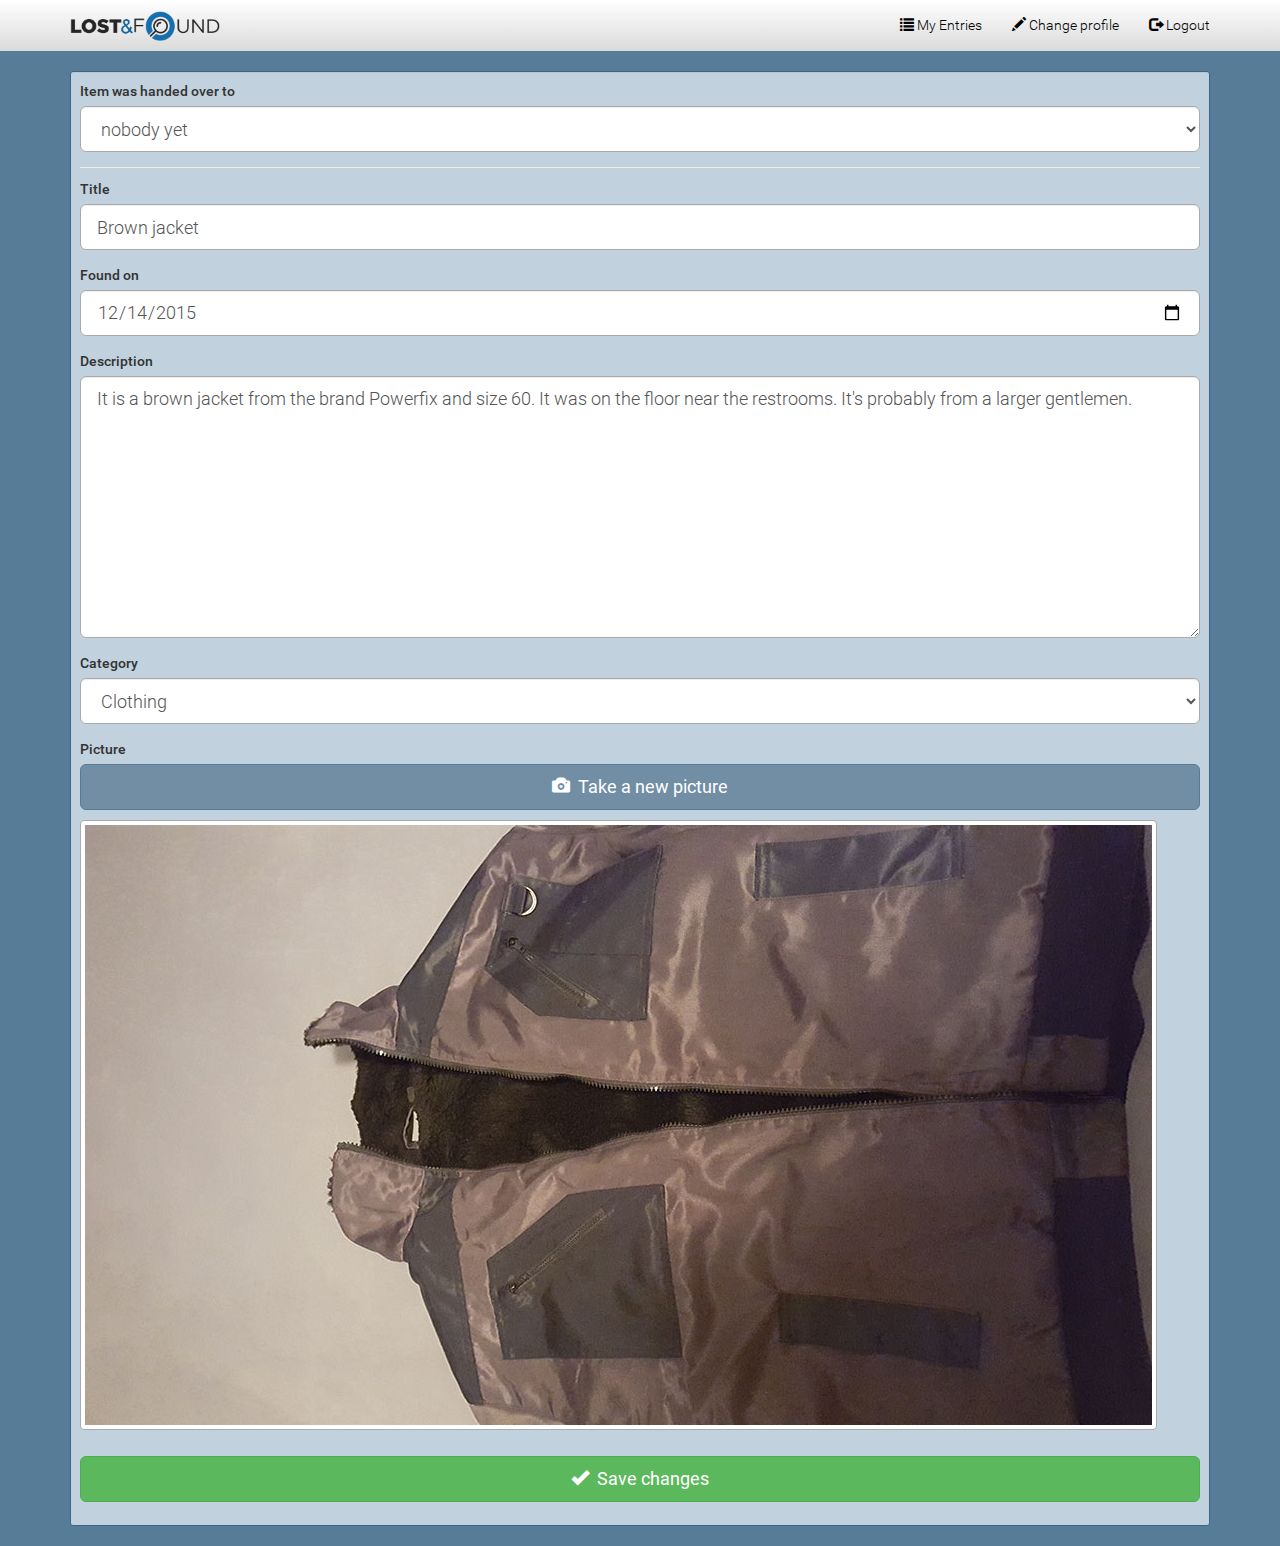
<file: edit_item.html>
<html lang="en">

<head>
    <meta charset="utf-8">
    <meta http-equiv="X-UA-Compatible" content="IE=edge">
    <meta name="viewport" content="width=device-width, initial-scale=1, maximum-scale=1, user-scalable=no">

    <title>LostAndFound</title>

    <!-- Custom styles -->
    <link href="./css/bootstrap.min.css" rel="stylesheet">
    <link href="./css/LostAndFound.css" rel="stylesheet">
</head>

<body>

    <!-- Header-->
    <div class="header">
        <nav class="navbar navbar-default navbar-fixed-top" role="navigation">
            <div id="divContainer" class="container">
                <div class="navbar-header">
                    <button type="button" class="navbar-toggle collapsed" data-toggle="collapse" data-target="#navbarContent">
                        <span class="sr-only">Toggle navigation</span>
                        <span class="icon-bar"></span>
                        <span class="icon-bar"></span>
                        <span class="icon-bar"></span>
                    </button>
                    <a class="navbar-brand navbar-left" href="./index.html">
						<img src="img/logo.png" class="logo">
					</a>
                </div>
                <div id="navbarContent" class="collapse navbar-collapse">
                    <ul class="nav navbar-nav navbar-right">
						<li class="active"><a href="my_entries.html"><span class="glyphicon glyphicon-list"></span> My Entries</a></li>
                        <li class="active"><a href="Profile.html"><span class="glyphicon glyphicon-pencil"></span> Change profile</a></li>
                        <li class="active"><a href="login.html"><span class="glyphicon glyphicon-log-out"></span> Logout</a></li>
                    </ul>
                </div>
            </div>
        </nav>
    </div>

    <div class="container">
        <!-- Content -->
        <div class="content well well-sm">
            <form role="form">
				<div class="form-group ">
                    <label for="handedover">Item was handed over to</label>
                    <select class="form-control input-lg" id="handedover">
                        <option selected>nobody yet</option>
                        <option>Frank Fass (frankf@gmail.com)</option>
                        <option>Nora Fraberger (nora72@hotmail.com)</option>
                    </select>
                </div>
				<hr class="hr-or">
                <div class="form-group top_buffer">
                    <label for="title">Title</label>
                    <input type="text" class="form-control input-lg" id="title" value="Brown jacket">
                </div>
                <div class="form-group">
                    <label for="title">Found on</label>
                    <input type="date" class="form-control input-lg input-lg" id="date" value="2015-12-14">
                </div>
                <div class="form-group">
                    <label for="description">Description</label>
                    <textarea class="form-control input-lg" rows="10" id="description">It is a brown jacket from the brand Powerfix and size 60. It was on the floor near the restrooms. It's probably from a larger gentlemen.</textarea>
                </div>
                <div class="form-group">
                    <label for="category">Category</label>
                    <select class="form-control input-lg" id="category">
                        <option>Others</option>
                        <option>Phones</option>
                        <option selected>Clothing</option>
                        <option>Accessories</option>
                    </select>
                </div>
                <div class="form-group">
                    <label for="picture">Picture</label></br>
					<button type="button" class="btn btn-primary btn-block btn-lg"><span class="glyphicon glyphicon-camera"></span>&nbsp;&nbsp;Take a new picture</button>
                    <img class="img-responsive img-thumbnail top_buffer" id="picture" src="thumbs/found_jacket.jpg">
                </div>
				<div class="from-group row">
					<div class="col-xs-12">
						
					</div>
				</div>
					<div class="from-group top_buffer">
						<a href="my_entries.html" class="btn btn-success btn-block btn-lg"><span class="glyphicon glyphicon-ok"></span>&nbsp;&nbsp;Save changes</a>
					</div>
				</div>
            </form>
        </div>
    </div>

    <!-- Bootstrap -->
    <script src="https://ajax.googleapis.com/ajax/libs/jquery/1.11.3/jquery.min.js"></script>
    <script src="js/bootstrap.min.js"></script>
</body>

</html>
</file>
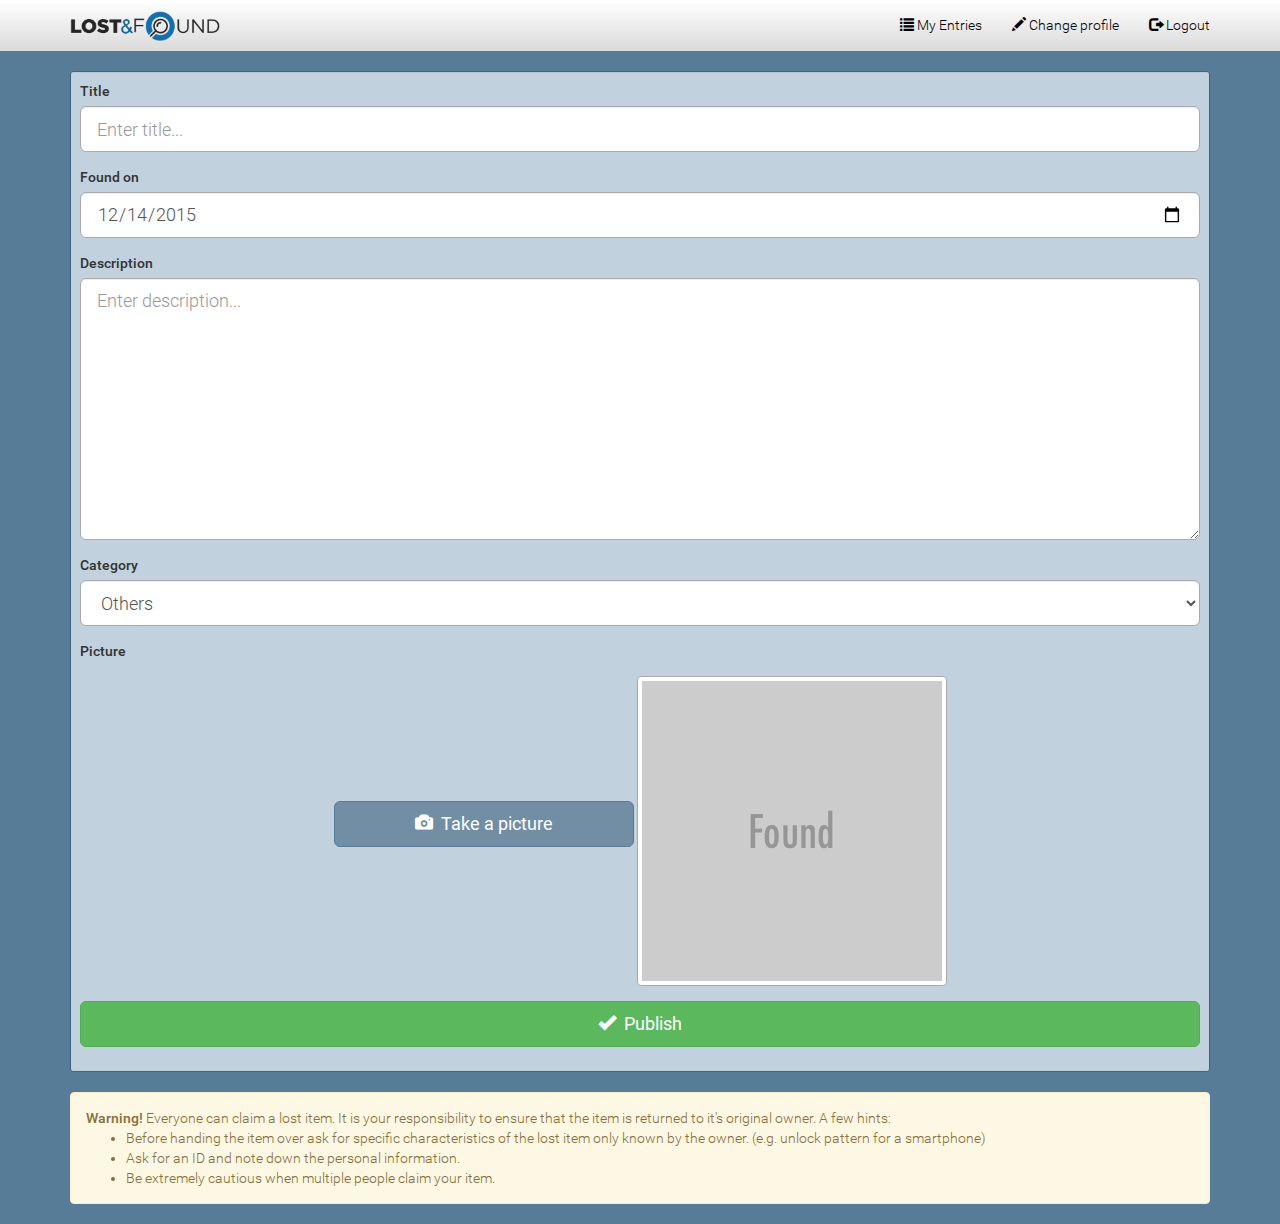
<file: found.html>
<html lang="en">

<head>
    <meta charset="utf-8">
    <meta http-equiv="X-UA-Compatible" content="IE=edge">
    <meta name="viewport" content="width=device-width, initial-scale=1, maximum-scale=1, user-scalable=no">

    <title>LostAndFound</title>

    <!-- Custom styles -->
    <link href="./css/bootstrap.min.css" rel="stylesheet">
    <link href="./css/LostAndFound.css" rel="stylesheet">
</head>

<body>

    <!-- Header-->
    <div class="header">
        <nav class="navbar navbar-default navbar-fixed-top" role="navigation">
            <div id="divContainer" class="container">
                <div class="navbar-header">
                    <button type="button" class="navbar-toggle collapsed" data-toggle="collapse" data-target="#navbarContent">
                        <span class="sr-only">Toggle navigation</span>
                        <span class="icon-bar"></span>
                        <span class="icon-bar"></span>
                        <span class="icon-bar"></span>
                    </button>
                    <a class="navbar-brand navbar-left" href="./index.html">
						<img src="img/logo.png" class="logo">
					</a>
                </div>
                <div id="navbarContent" class="collapse navbar-collapse">
                    <ul class="nav navbar-nav navbar-right">
						<li class="active"><a href="my_entries.html"><span class="glyphicon glyphicon-list"></span> My Entries</a></li>
                        <li class="active"><a href="Profile.html"><span class="glyphicon glyphicon-pencil"></span> Change profile</a></li>
                        <li class="active"><a href="login.html"><span class="glyphicon glyphicon-log-out"></span> Logout</a></li>
                    </ul>
                </div>
            </div>
        </nav>
    </div>

    <div class="container">
        <!-- Content -->
        <div class="content well well-sm">
            <form role="form">
                <div class="form-group">
                    <label for="title">Title</label>
                    <input onfocus="this.value = 'Brown jacket'" type="text" class="form-control input-lg" id="title" placeholder="Enter title...">
                </div>
                <div class="form-group">
                    <label for="title">Found on</label>
                    <input type="date" class="form-control input-lg" id="date" value="2015-12-14">
                </div>
                <div class="form-group">
                    <label for="description">Description</label>
                    <textarea onfocus="this.value='It is a brown jacket from the brand Powerfix and size 60. It was on the floor near the restrooms. It\'s probably from a larger gentlemen.'" class="form-control input-lg" rows="10" id="description" placeholder="Enter description..."></textarea>
                </div>
                <div class="form-group">
                    <label for="category">Category</label>
                    <select class="form-control input-lg" id="category">
                        <option>Others</option>
                        <option>Phones</option>
                        <option>Clothing</option>
                        <option>Accessories</option>
                    </select>
                </div>
				<div class="from-group">
					
				</div>
                <div class="form-group">
                    <label for="picture">Picture</label></br>
					<div align="center">
						<div style="display: inline-block; width:300px;">
							<button type="button" onclick="$('#picture')[0].src = 'thumbs/found_jacket.jpg'" class="btn btn-primary btn-lg btn-block"> <span class="glyphicon glyphicon-camera"></span>&nbsp;&nbsp;Take a picture</button>
						</div>
						<img class="img-responsive img-thumbnail top_buffer" id="picture" src="thumbs/found_placeholder.png" style="">
					</div>
                </div>
				<div class="form-group">
					<a href="my_entries.html" class="btn btn-success btn-block btn-lg"><span class="glyphicon glyphicon-ok"></span>&nbsp;&nbsp;Publish</a>
				</div>
            </form>
        </div>
		
		<div class="alert alert-warning">
			<strong>Warning!</strong> Everyone can claim a lost item. It is your responsibility to ensure that the item is returned to it's original owner. A few hints:
			<ul>
				<li>Before handing the item over ask for specific characteristics of the lost item only known by the owner. (e.g. unlock pattern for a smartphone)</li>
				<li>Ask for an ID and note down the personal information.</li>
				<li>Be extremely cautious when multiple people claim your item.</li>
			</ul>
			
		</div>
    </div>

    <!-- Bootstrap -->
    <script src="https://ajax.googleapis.com/ajax/libs/jquery/1.11.3/jquery.min.js"></script>
    <script src="js/bootstrap.min.js"></script>
</body>

</html>
</file>
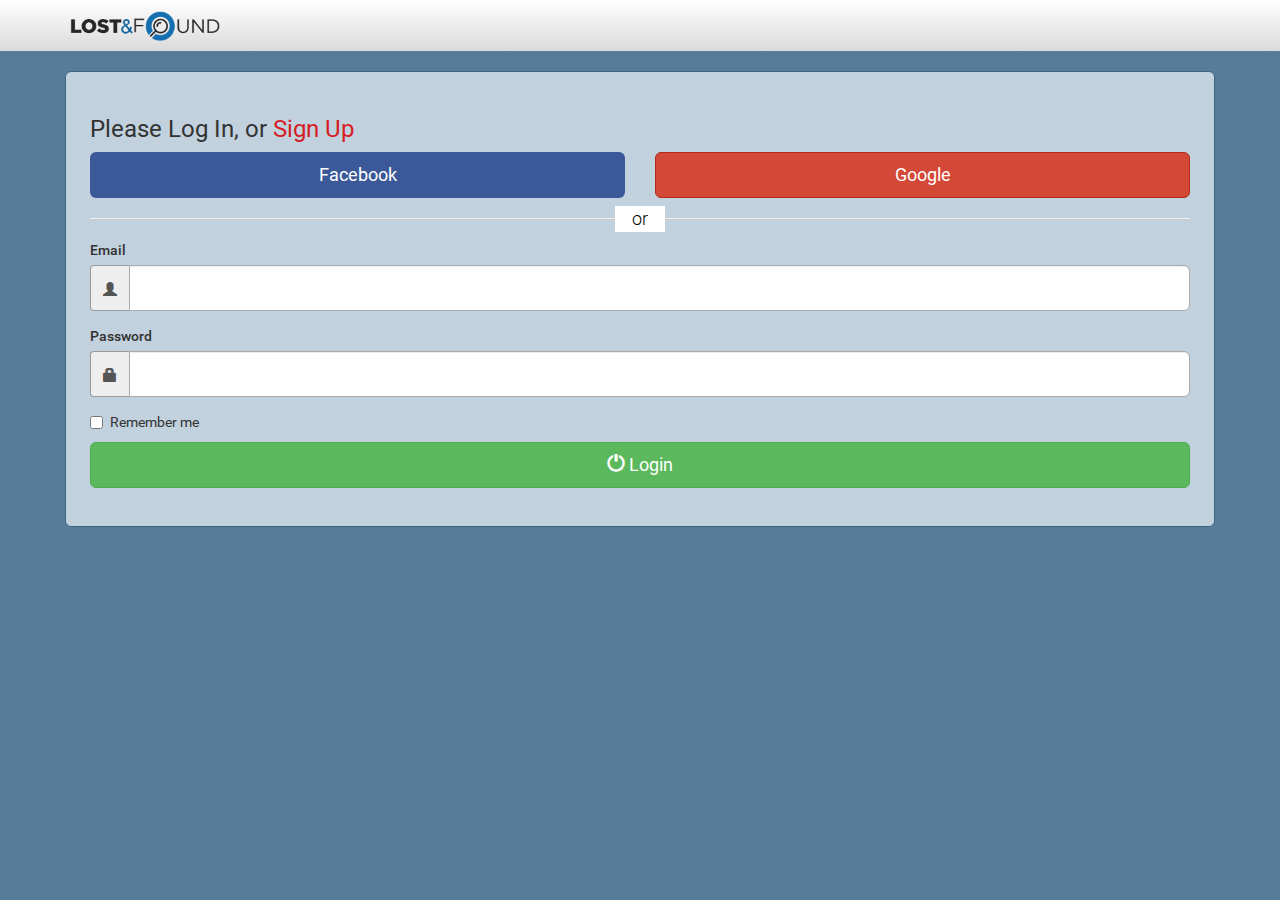
<file: login.html>
<html lang="en">

<head>
    <meta charset="utf-8">
    <meta http-equiv="X-UA-Compatible" content="IE=edge">
    <meta name="viewport" content="width=device-width, initial-scale=1, maximum-scale=1, user-scalable=no">

    <title>LostAndFound</title>

    <!-- Custom styles -->
    <link href="./css/bootstrap.min.css" rel="stylesheet">
    <link href="./css/LostAndFound.css" rel="stylesheet">
</head>

<body>
    <nav class="navbar navbar-default navbar-fixed-top" role="navigation">
        <div id="divContainer" class="container">
            <div class="navbar-header">
                <a class="navbar-brand navbar-left" href="./index.html">
                    <img src="img/logo.png" style="height: 30px; position: relative; bottom: 4px">
                </a>
            </div>
        </div>
    </nav>
    <div id="content" class="container">
        <div class="well-lg">
            <h3>Please Log In, or <a href="./registration.html">Sign Up</a></h3>
            <div class="row">
                <div class="col-xs-6 col-sm-6 col-md-6">
                    <a href="./index.html" class="btn btn-lg btn-facebook btn-block facebook-background"> Facebook </a>
                </div>
                <div class="col-xs-6 col-sm-6 col-md-6">
                    <a href="./index.html" class="btn btn-lg btn-google btn-block google-background">Google</a>
                </div>
            </div>
            <div class="login-or">
                <hr class="hr-or">
                <span class="span-or">or</span>
            </div>

            <form role="form">
                <div class="form-group">
                    <label for="loginemail">Email</label>
                    <div class="input-group">
                        <span class="input-group-addon">
							<i class="glyphicon glyphicon-user"></i>
						</span>
                        <input id="loginemail" type="email" class="form-control input-lg" name="email">
                    </div>
                </div>
                <div class="form-group">
                    <label for="loginpassword">Password</label>
                    <div class="input-group">
                        <span class="input-group-addon">
							<i class="glyphicon glyphicon-lock"></i>
						</span>
                        <input id="loginpassword" type="password" class="form-control input-lg" name="password">
                    </div>
                </div>
				<div id="remember" class="checkbox">
                    <label>
                        <input type="checkbox" value="remember-me"> Remember me
                    </label>
                </div>
                <a href="./index.html" class="btn btn-lg btn-success btn-block btn-signin">
                    <span class="glyphicon glyphicon-off"></span> Login</a>
            </form>
        </div>
    </div>
    <!-- Bootstrap -->
    <script src="https://ajax.googleapis.com/ajax/libs/jquery/1.11.3/jquery.min.js"></script>
    <script src="js/bootstrap.min.js"></script>
</body>

</html>
</file>
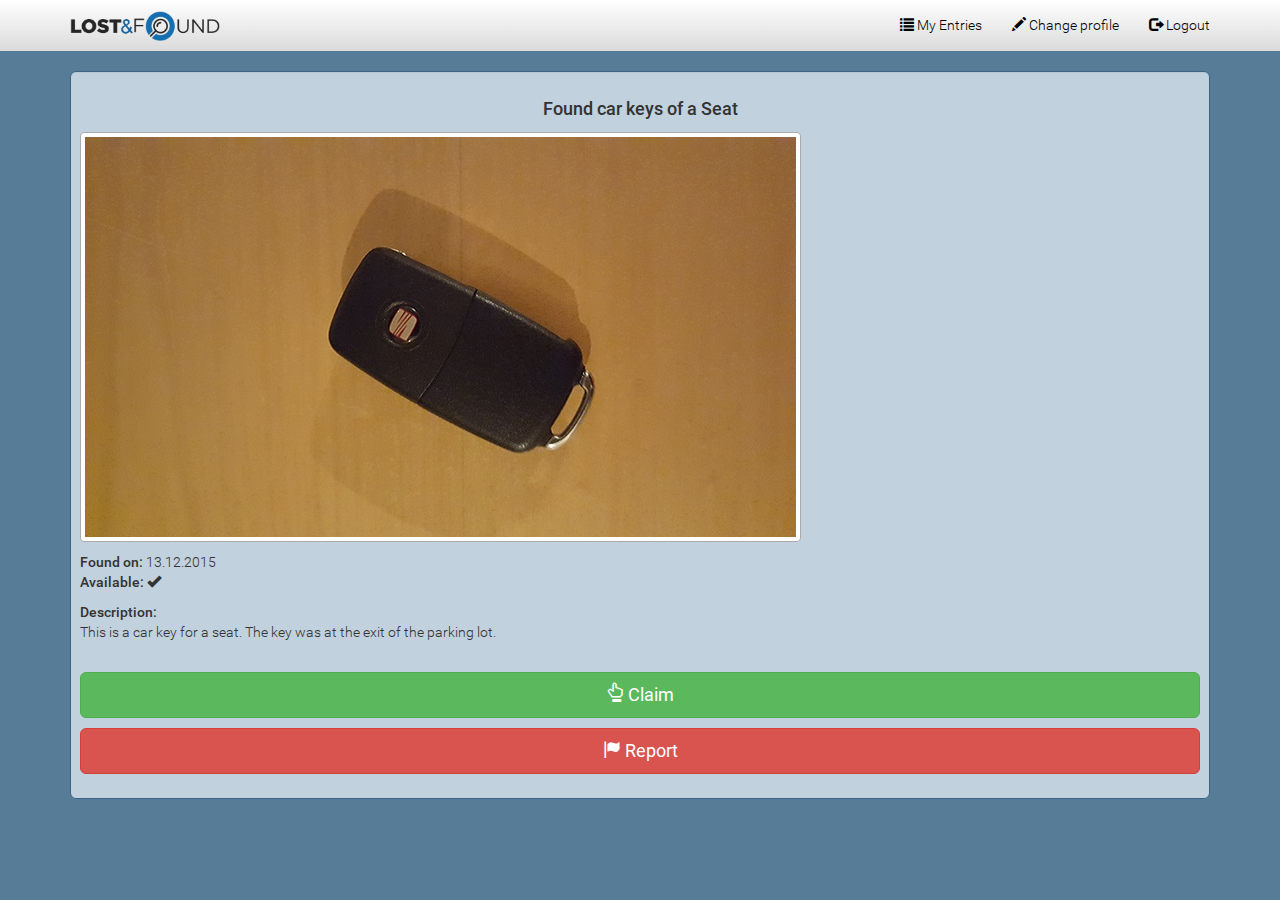
<file: lost_item.html>
<html lang="en">

<head>
    <meta charset="utf-8">
    <meta http-equiv="X-UA-Compatible" content="IE=edge">
    <meta name="viewport" content="width=device-width, initial-scale=1, maximum-scale=1, user-scalable=no">

    <title>LostAndFound</title>

    <!-- Custom styles -->
    <link href="./css/bootstrap.min.css" rel="stylesheet">
    <link href="./css/LostAndFound.css" rel="stylesheet">
</head>

<body>

    <!-- Header-->
    <div class="header">
        <nav class="navbar navbar-default navbar-fixed-top" role="navigation">
            <div id="divContainer" class="container">
                <div class="navbar-header">
                    <button type="button" class="navbar-toggle collapsed" data-toggle="collapse" data-target="#navbarContent">
                        <span class="sr-only">Toggle navigation</span>
                        <span class="icon-bar"></span>
                        <span class="icon-bar"></span>
                        <span class="icon-bar"></span>
                    </button>
                    <a class="navbar-brand navbar-left" href="./index.html">
                        <img src="img/logo.png" class="logo">
                    </a>
                </div>
                <div id="navbarContent" class="collapse navbar-collapse">
                    <ul class="nav navbar-nav navbar-right">
						<li class="active"><a href="my_entries.html"><span class="glyphicon glyphicon-list"></span> My Entries</a></li>
                        <li class="active"><a href="Profile.html"><span class="glyphicon glyphicon-pencil"></span> Change profile</a></li>
                        <li class="active"><a href="login.html"><span class="glyphicon glyphicon-log-out"></span> Logout</a></li>
                    </ul>
                </div>
            </div>
        </nav>
    </div>

    <div class="container">
        <!-- Content -->
        <div class="content well well-lg">
            <div class="row">
                <p class="report_title text-center">Found car keys of a Seat</p>
            </div>
            <div class="row">
                <img class="img-responsive img-thumbnail" src="thumbs/found_carkeys.jpg">
            </div>
            <div class="row top_buffer">
                <span><strong>Found on:</strong> 13.12.2015</span><br/>
                <strong>Available: </strong><span class="glyphicon glyphicon-ok"></span>
            </div>
            <div class="row top_buffer">
                <span><strong>Description:</strong></span>
                <p>This is a car key for a seat. The key was at the exit of the parking lot.</p>
            </div>
            <div class="row top_buffer">
                <button type="button" class="btn btn-success btn-lg btn-block top_buffer" data-toggle="modal" data-target="#claimModal">
					<span class="glyphicon glyphicon-hand-up"></span>
					Claim
				</button>
			</div>
            <div class="row">
				<button type="button" class="btn btn-danger btn-lg btn-block top_buffer" data-toggle="modal" data-target="#reportModal">
                        <span class="glyphicon glyphicon-flag"></span> Report
				</button>
			</div>
		</div>

            <!-- Modal for claiming an item -->
            <div id="claimModal" class="modal fade" role="dialog">
                <div class="modal-dialog">

                    <!-- Modal content-->
                    <div class="modal-content">
                        <div class="modal-header">
                            <button type="button" class="close" data-dismiss="modal">&times;</button>
                            <h4 class="modal-title">Item claimed</h4>
                        </div>
                        <div class="modal-body">
                            <p>Congratulations! Your contact data was sent to the finder. He will contact you soon!</p>
                        </div>
                        <div class="modal-footer">
                            <a href="index.html" class="btn btn-primary btn-block btn-lg">Close</a>
                        </div>
                    </div>

                </div>
            </div>

            <!-- Modal for reporting this entry -->
            <div id="reportModal" class="modal fade" role="dialog">
                <div class="modal-dialog">

                    <!-- Modal content-->
                    <div class="modal-content">
                        <div class="modal-header">
                            <button type="button" class="close" data-dismiss="modal">&times;</button>
                            <h4 class="modal-title">Report</h4>
                        </div>
                        <div class="modal-body">
                            <form role="form">
                                <div class="form-group">
                                    <label for="usrname">Reason: </label>
                                    <div class="radio">
                                        <label><input type="radio" name="optradio">This was my lost item</label>
                                    </div>
                                    <div class="radio">
                                        <label><input type="radio" name="optradio">Inappropiate content</label>
                                    </div>
                                    <div class="radio">
                                        <label><input type="radio" name="optradio">Spam</label>
                                    </div>
                                </div>
                            </form>
                        </div>
                        <div class="modal-footer">
                           <button type="submit" class="btn btn-primary btn-block btn-lg" data-dismiss="modal">
                               <span class="glyphicon glyphicon-send"></span> Send</button>
                        </div>
                    </div>

                </div>
            </div>
        </div>
    </div>

    <!-- Bootstrap -->
    <script src="https://ajax.googleapis.com/ajax/libs/jquery/1.11.3/jquery.min.js"></script>
    <script src="js/bootstrap.min.js"></script>
</body>

</html>
</file>
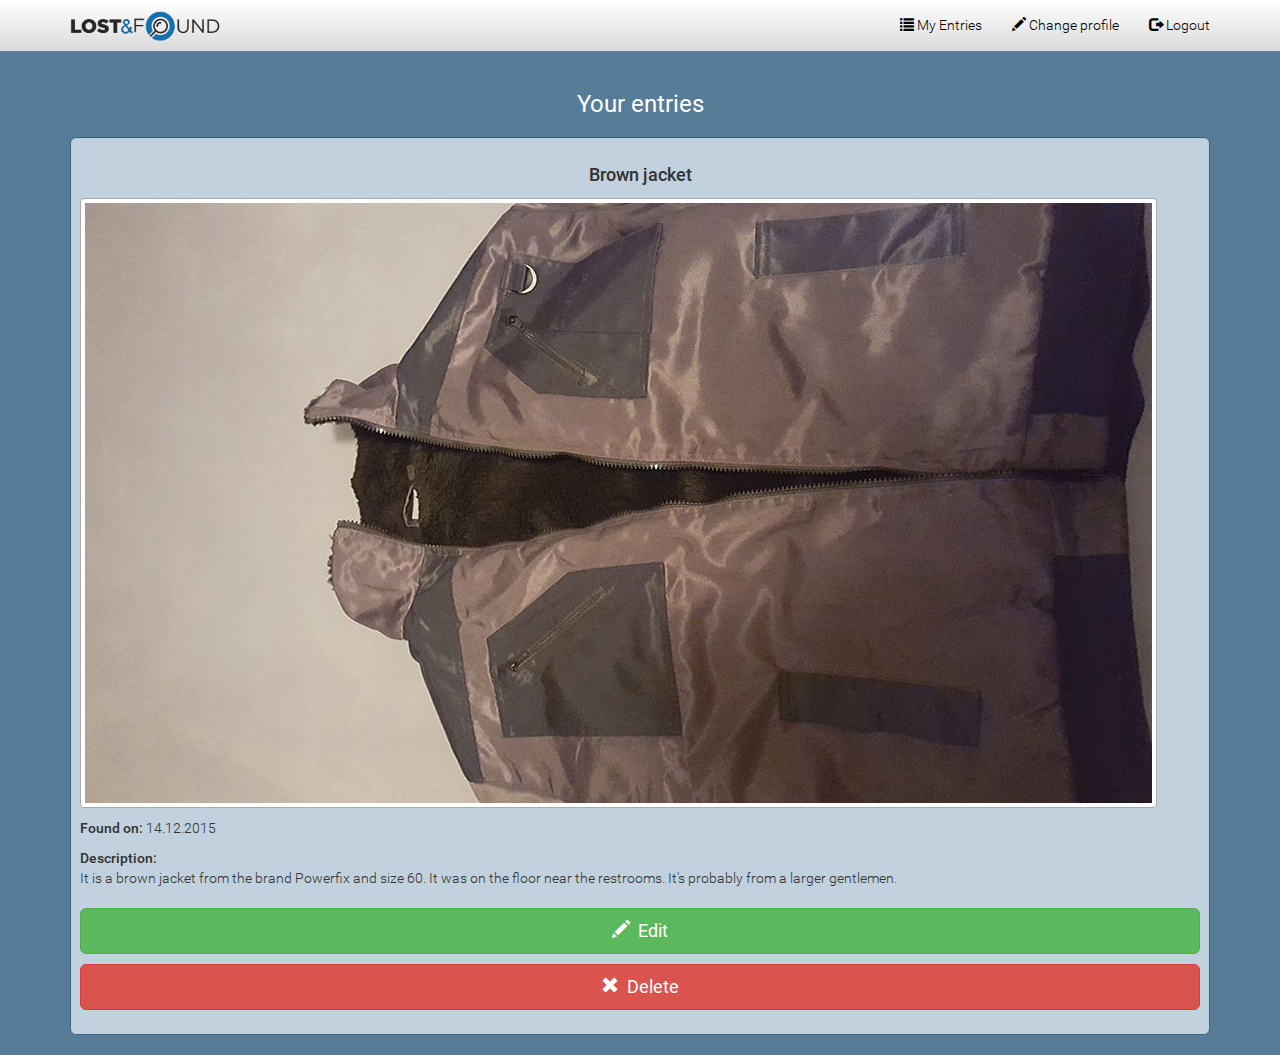
<file: my_entries.html>
<html lang="en">

<head>
    <meta charset="utf-8">
    <meta http-equiv="X-UA-Compatible" content="IE=edge">
    <meta name="viewport" content="width=device-width, initial-scale=1, maximum-scale=1, user-scalable=no">

    <title>LostAndFound</title>

    <!-- Custom styles -->
    <link href="./css/bootstrap.min.css" rel="stylesheet">
    <link href="./css/LostAndFound.css" rel="stylesheet">
</head>

<body>

    <!-- Header-->
    <div class="header">
        <nav class="navbar navbar-default navbar-fixed-top" role="navigation">
            <div id="divContainer" class="container">
                <div class="navbar-header">
                    <button type="button" class="navbar-toggle collapsed" data-toggle="collapse" data-target="#navbarContent">
                        <span class="sr-only">Toggle navigation</span>
                        <span class="icon-bar"></span>
                        <span class="icon-bar"></span>
                        <span class="icon-bar"></span>
                    </button>
                    <a class="navbar-brand navbar-left" href="./index.html">
                        <img src="img/logo.png" class="logo">
                    </a>
                </div>
                <div id="navbarContent" class="collapse navbar-collapse">
                    <ul class="nav navbar-nav navbar-right">
						<li class="active"><a href="my_entries.html"><span class="glyphicon glyphicon-list"></span> My Entries</a></li>
                        <li class="active"><a href="Profile.html"><span class="glyphicon glyphicon-pencil"></span> Change profile</a></li>
                        <li class="active"><a href="login.html"><span class="glyphicon glyphicon-log-out"></span> Logout</a></li>
                    </ul>
                </div>
            </div>
        </nav>
    </div>

    <div class="container">
	        <div class="row">
                <h3 class="text-center" style="color: white;">Your entries</h3>
            </div>
            <div class="content well well-lg top_buffer">
                <!-- Erster Gegenstand -->
                <div class="row">
                    <p class="report_title text-center">Brown jacket</p>
                </div>
                <div class="row">
                    <img class="img-responsive img-thumbnail" src="thumbs/found_jacket.jpg">
                </div>
                <div class="row top_buffer">
                    <span><strong>Found on:</strong> 14.12.2015</span>
                </div>
                <div class="row top_buffer">
                    <span><strong>Description:</strong></span>
                    <p>It is a brown jacket from the brand Powerfix and size 60. It was on the floor near the restrooms. 
                        It's probably from a larger gentlemen.</p>
                </div>
				<div class="row">
					<a href="edit_item.html">
                        <button type="button" class="btn btn-success btn-block top_buffer btn-lg"><span class="glyphicon glyphicon-pencil"></span>&nbsp;&nbsp;Edit</button>
					</a>
				</div>
				<div class="row">
					<button type="button" class="btn btn-danger btn-block top_buffer btn-lg"><span class="glyphicon glyphicon-remove"></span>&nbsp;&nbsp;Delete</button>
				</div>
            </div>
    </div>

    <!-- Bootstrap -->
    <script src="https://ajax.googleapis.com/ajax/libs/jquery/1.11.3/jquery.min.js"></script>
    <script src="js/bootstrap.min.js"></script>
</body>

</html>
</file>
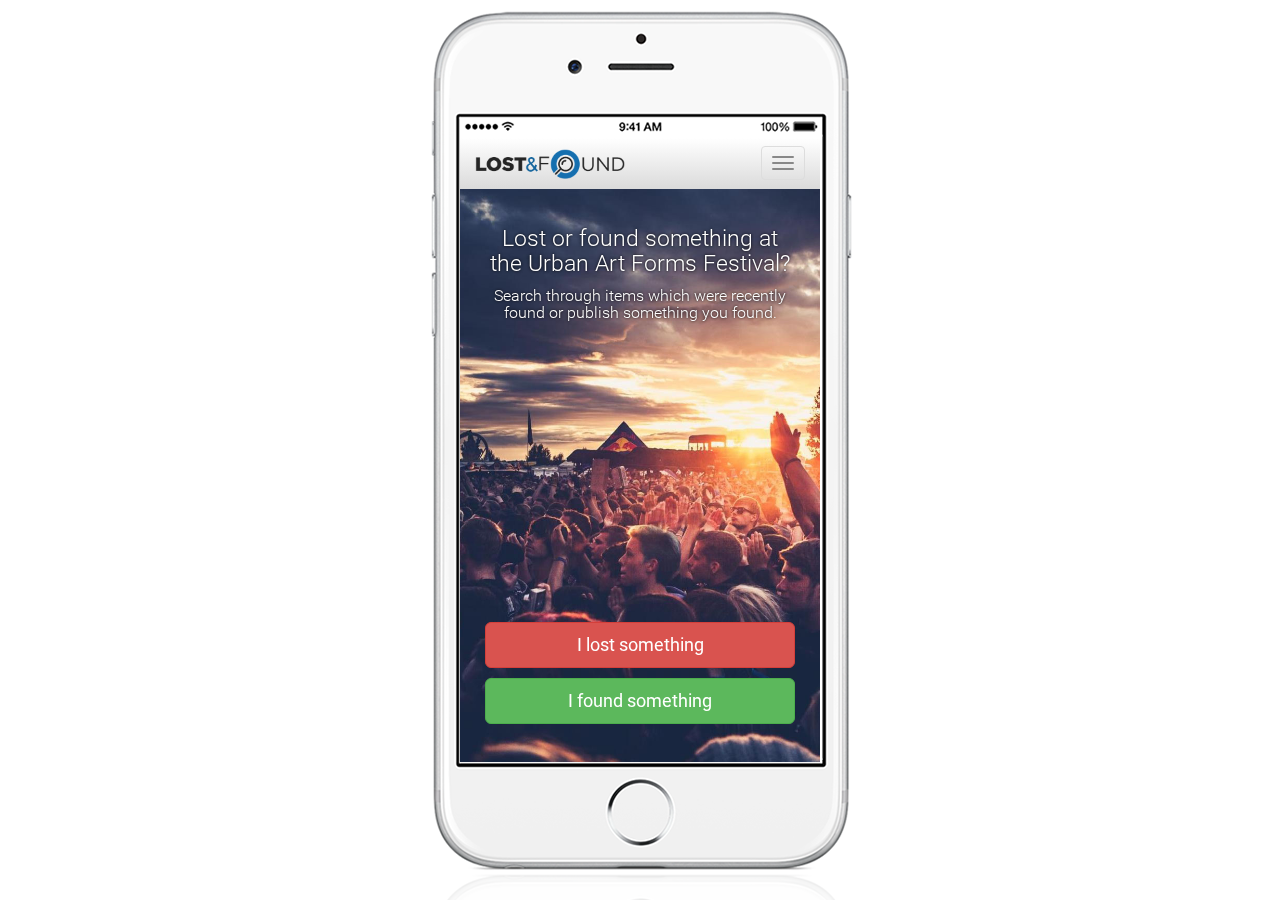
<file: presentation.html>
<html>
<head>
<title>Lost&Found Presentation</title>
</head>
<body style="text-align: center">
<div style="width: 425px; height: 864px; background-image: url(img/presentation.png); margin: 0px auto; -webkit-box-reflect: below 0px -webkit-gradient(linear, left top, left bottom, from(transparent), color-stop(70%, transparent) , to(rgba(250, 250, 250, 0.1)));">
<iframe style="margin-top: 130px; overflow-x: hidden" width="360" height="624" src="index.html" frameBorder="0" seamless="seamless">
</div>


</body>

</html>
</file>
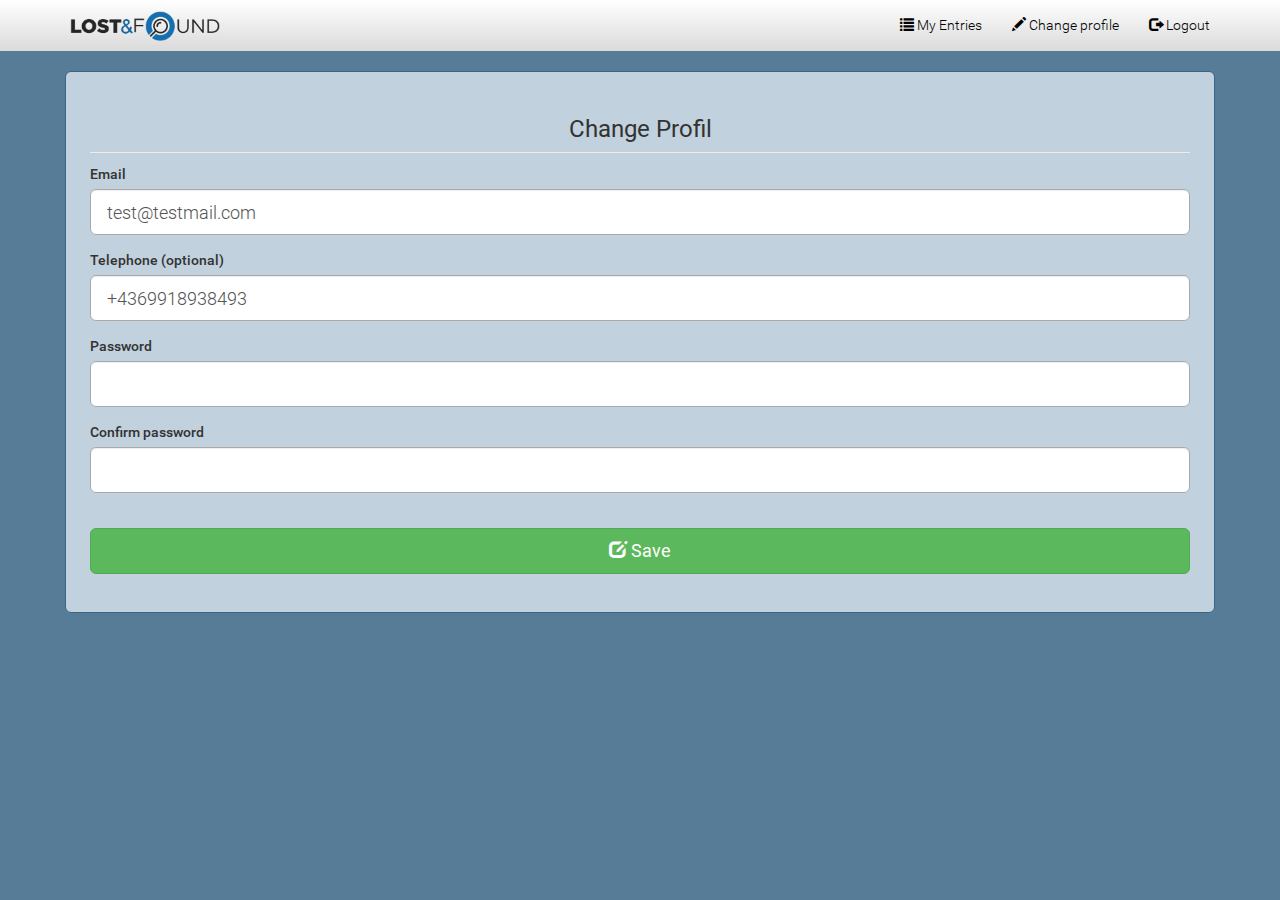
<file: Profile.html>
<html lang="en">

<head>
    <meta charset="utf-8">
    <meta http-equiv="X-UA-Compatible" content="IE=edge">
    <meta name="viewport" content="width=device-width, initial-scale=1, maximum-scale=1, user-scalable=no">

    <title>LostAndFound</title>

    <!-- Custom styles -->
    <link href="./css/bootstrap.min.css" rel="stylesheet">
    <link href="./css/LostAndFound.css" rel="stylesheet">
</head>

<body>
    <nav class="navbar navbar-default navbar-fixed-top" role="navigation">
            <div id="divContainer" class="container">
                <div class="navbar-header">
                    <button type="button" class="navbar-toggle collapsed" data-toggle="collapse" data-target="#navbarContent">
                        <span class="sr-only">Toggle navigation</span>
                        <span class="icon-bar"></span>
                        <span class="icon-bar"></span>
                        <span class="icon-bar"></span>
                    </button>
                    <a class="navbar-brand navbar-left" href="./index.html">
						<img src="img/logo.png" class="logo">
					</a>
                </div>
                <div id="navbarContent" class="collapse navbar-collapse">
                    <ul class="nav navbar-nav navbar-right">
						<li class="active"><a href="my_entries.html"><span class="glyphicon glyphicon-list"></span> My Entries</a></li>
                        <li class="active"><a href="Profile.html"><span class="glyphicon glyphicon-pencil"></span> Change profile</a></li>
                        <li class="active"><a href="login.html"><span class="glyphicon glyphicon-log-out"></span> Logout</a></li>
                    </ul>
                </div>
            </div>
        </nav>
    <div id="content" class="container">
        <div class="well-lg">
            <h3 class="text-center">Change Profil</h3><hr class="hr-or"/>
            <form class="top_buffer" role="form">
                <div class="form-group">
                    <label for="regemail">Email</label>
                    <input id="regemail" type="email" class="form-control  input-lg" name="email" value="test@testmail.com">
                </div>
                <div class="form-group">
                    <label for="regtel">Telephone (optional)</label>
                    <input id="tegtel" type="tel" class="form-control  input-lg" name="email" value="+4369918938493">
                </div>
                <div class="form-group">
                    <label for="regpassword">Password</label>
                    <input id="regpassword" type="password" class="form-control input-lg" name="email">
                </div>
                <div class="form-group">
                    <label for="regrepassword">Confirm password</label>
                    <input id="regrepassword" type="password" class="form-control input-lg" name="email">
                </div>
                <br>
                <a href="./login.html" class="btn btn-lg btn-success btn-block">
                    <span class="glyphicon glyphicon-edit"></span> Save</a>
            </form>
        </div>
    </div>
    <!-- Bootstrap -->
    <script src="https://ajax.googleapis.com/ajax/libs/jquery/1.11.3/jquery.min.js"></script>
    <script src="js/bootstrap.min.js"></script>
</body>

</html>
</file>
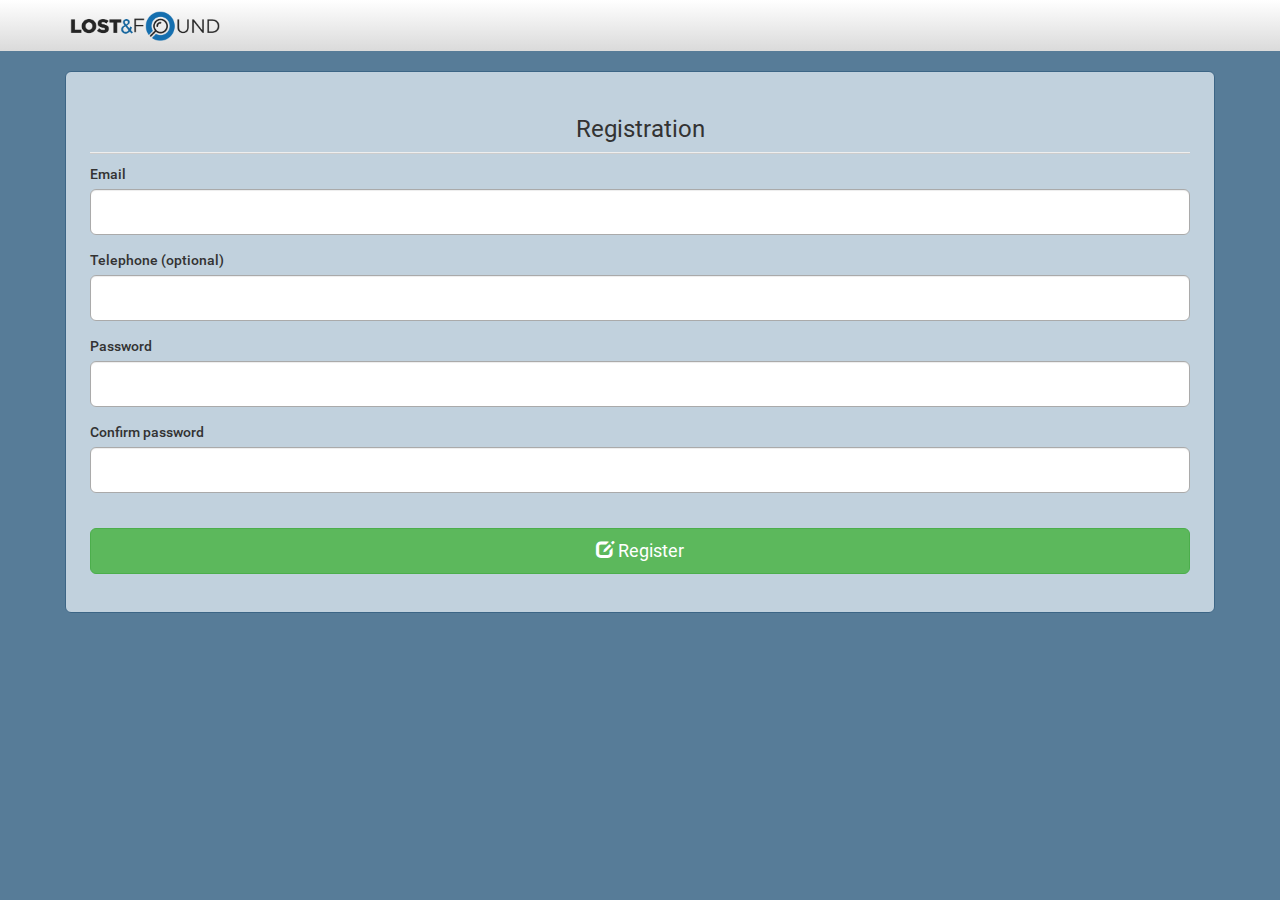
<file: registration.html>
<html lang="en">

<head>
    <meta charset="utf-8">
    <meta http-equiv="X-UA-Compatible" content="IE=edge">
    <meta name="viewport" content="width=device-width, initial-scale=1, maximum-scale=1, user-scalable=no">

    <title>LostAndFound</title>

    <!-- Custom styles -->
    <link href="./css/bootstrap.min.css" rel="stylesheet">
    <link href="./css/LostAndFound.css" rel="stylesheet">
</head>

<body>
    <nav class="navbar navbar-default navbar-fixed-top" role="navigation">
        <div id="divContainer" class="container">
            <div class="navbar-header">
                <a class="navbar-brand navbar-left" href="./index.html">
                    <img src="img/logo.png" class="logo">
                </a>
            </div>
        </div>
    </nav>
    <div id="content" class="container">
        <div class="well-lg">
            <h3 class="text-center">Registration</h3><hr class="hr-or"/>
            <form class="top_buffer" role="form">
                <div class="form-group">
                    <label for="regemail">Email</label>
                    <input id="regemail" type="email" class="form-control  input-lg" name="email">
                </div>
                <div class="form-group">
                    <label for="regtel">Telephone (optional)</label>
                    <input id="tegtel" type="tel" class="form-control  input-lg" name="email">
                </div>
                <div class="form-group">
                    <label for="regpassword">Password</label>
                    <input id="regpassword" type="password" class="form-control input-lg" name="email">
                </div>
                <div class="form-group">
                    <label for="regrepassword">Confirm password</label>
                    <input id="regrepassword" type="password" class="form-control input-lg" name="email">
                </div>
                <br>
                <a href="./login.html" class="btn btn-lg btn-success btn-block">
                    <span class="glyphicon glyphicon-edit"></span> Register</a>
            </form>
        </div>
    </div>
    <!-- Bootstrap -->
    <script src="https://ajax.googleapis.com/ajax/libs/jquery/1.11.3/jquery.min.js"></script>
    <script src="js/bootstrap.min.js"></script>
</body>

</html>
</file>
<file: css/LostAndFound.css>
/* Move content down on open menu */
.navbar-fixed-top, .navbar-fixed-bottom {
  position: relative;
}

#content {
	padding-left: 10px;
	padding-right: 10px;
}

 .login-or {
    position: relative;
    font-size: 18px;
    color: black;
    margin-top: 10px;
    margin-bottom: 10px;
    padding-top: 10px;
    padding-bottom: 10px;
  }
  .span-or {
    display: block;
    position: absolute;
    left: 50%;
    top: -2px;
    margin-left: -25px;
    background-color: #fff;
    width: 50px;
    text-align: center;
  }
  .hr-or {
    background-color: #cdcdcd;
    height: 1px;
    margin-top: 0px !important;
    margin-bottom: 0px !important;
  }

.report_title {
    font-size: large;
    font-weight: bold;
}

.top_buffer {
    margin-top: 10px;
}

.top_buffer_home {
    margin-top: 300px;
}

.logo {
    height: 30px;
    position: relative;
    bottom: 4px;
}

@font-face {
  font-family: 'Roboto';
  font-weight: 300;
  src: local('Roboto Light'), local('Roboto-Light'), url(../fonts/robotodraft-light.woff) format('woff');
 }

@font-face {
  font-family: 'Roboto';
  font-weight: 400;
  src: local('Roboto'), local('Roboto-Regular'), url(../fonts/robotodraft-regular.woff) format('woff');
 }

@font-face {
  font-family: 'Roboto';
  font-weight: 700;
  src: local('Roboto Medium'), local('Roboto-Medium'), url(../fonts/robotodraft-medium.woff) format('woff');
}

body {
	overflow-x: hidden;
	font-family:  'Roboto', Arial, Tahoma, Verdana, sans-serif;
	font-weight: 300;
	min-height: 555px;
	background-color: #577C98;
}

body::-webkit-scrollbar {
    width: 2px;
}

body::-webkit-scrollbar-track {
    -webkit-box-shadow: inset 0 0 6px rgba(0,0,0,0.3);
}

body::-webkit-scrollbar-thumb {
  background-color: #555;
  outline: 1px solid slategrey;
}

a {
    color: #d61d25;
}

a:hover {
    color: #a01d23;
	text-decoration: none !important;
}

.btn-facebook:hover{
    border-color: #fff !important;
    color: #fff;
}

.btn-google:hover{
    border-color: #fff !important;
    color: #fff;
}

/* Primary buttons */
.btn-primary {
    background-color: #718EA4;
    border-color: #577C98;
    color: #fff;
}

/* Primary button on mouseover */
.btn-primary:hover {
    background-color: #577C98;
	border-color: #fff !important;
    color: #fff;
}

/* Primary button on mousedown */
.btn-primary:active {
    background-color: #3C6585 !important;
    color: #fff;
}

/* Primary button on focus */
.btn-primary:focus {
    background-color: #3C6585 !important;
    color: #fff;
}

.btn-default {
    background-color: #3C6585;
    border-color: #fff !important;
    color: #fff !important;
}

/* Default button on mouseover */
.btn-default:hover {
    background-color: #3C6585;
	border-color: #577C98 !important;
}

/* Default button on mousedown */
.btn-default:active {
	background-color: #3C6585;
	border-color: #577C98 !important;
}

/* Default button on focus */
.btn-default:focus {
}


/* Login symbols border */
.input-group-addon {
    border: 1px solid #999;
}

/* Input fields */
.form-control {
    border: 1px solid #aaa;
}

/* Inputs fields when selected */
.form-control:focus {
    border: 1px solid #d61d25 !important;
	box-shadow: 0px 0px 3px #d61d25 !important;
}

/* Image borders */
.img-thumbnail {
    border: 1px solid #aaa;
}

.navbar-default {
	/* Gradient Navigation */
    background: linear-gradient(to bottom, #ffffff 0%, #dbdbdb 100%);
    border-color: #dbdbdb;
}

.navbar-default .navbar-nav > .active > a, .navbar-default .navbar-nav > .active > a:focus, .navbar-default .navbar-nav > .active > a:hover {
    /* Background color of navigation item */
	background-color: transparent;
	/* Text color of navigation item */
    color: #000;
}


.well-sm {
	/* Background color content box */
    background-color: #C1D1DD;
	
	/* Border of content box */
    border: 1px solid #3C6585;
}

.well-lg {
	/* Background color content box */
    background-color: #C1D1DD;
	
	/* Border of content box */
    border: 1px solid #3C6585;
}

.well-green{
	/* Background color content box */
    background-color: #CCECCC;
	
	/* Border of content box */
    border: 1px solid #999;
}

.well-red{
	/* Background color content box */
    background-color: #FFC4C4;
	
	/* Border of content box */
    border: 1px solid #999;
}

.home-background {
	background-image: url(../img/background.jpg);
    background-size: cover;
    background-repeat: no-repeat;
}

#home-headline-container {
	text-align: center;
}

#home-headline-main {
	color: #fff;
	font-size: 23px;
	font-weight: lighter;
	text-shadow: 0px 0px 3px #000;
	font-family: 'Roboto', Arial;
}

#home-headline-sub {
	color: #fff;
	font-size: 16px;
	font-weight: lighter;
	text-shadow: 0px 0px 3px #000;
	font-family: 'Roboto', Arial;
}

/* Fixes background resizing in index.html */
@media (max-width: 979px) {
  .navbar-fixed-top.navbar-absolute {
    position: absolute;
    margin: 0;
  }
}

.navbar-absolute + div {
    margin-top: 68px;
}

.facebook-background {
	background: #3b5998;
	color: #fff;
}

.google-background {
	background: #d34836;
	border-color: #AF2C1B;
	color: #fff;
}
</file>
